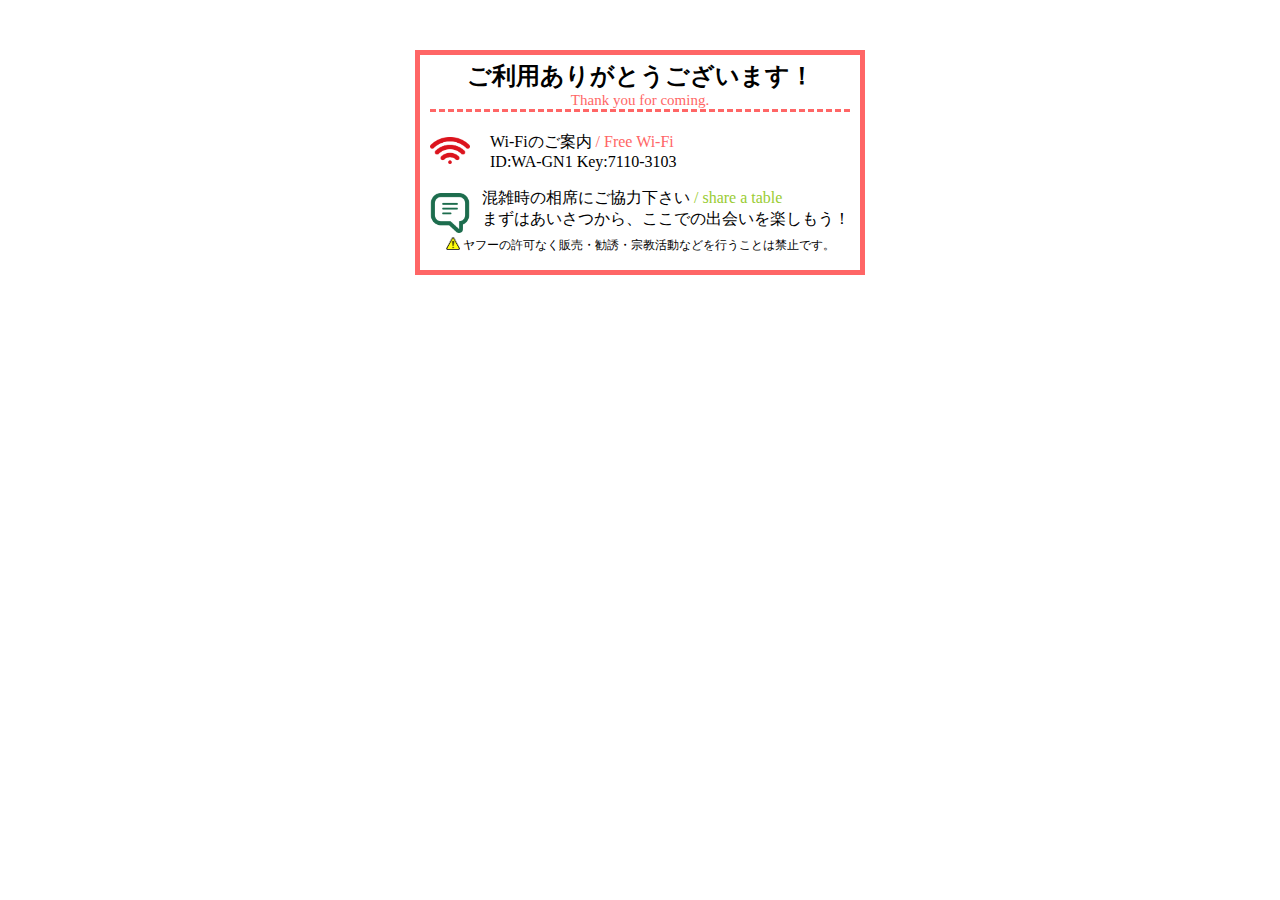
<file: 20171021/index.html>
<!DOCTYPE html>
<html>
<head>
  <meta charset="utf-8">
  <title>ご確認ください</title>
  <link rel="stylesheet" href="style.css">
</head>
<body>
  <div class="box">
    
    <div class="title">
      <h1 class="title-headline">ご利用ありがとうございます！</h1>
      <p class="title-sabline">Thank you for coming.</p>
    </div>

    <div class="wifi">
      <img src="wifi.png" class="wifi-icon">
      <div class="wifi-text">
        <p>Wi-Fiのご案内 <span class="wifi-text-red">/ Free Wi-Fi</span></p>
        <p>ID:WA-GN1 Key:7110-3103</p>
      </div>
    </div>

    <div class="comment">
      <img src="comment.png" class="comment-icon">
      <div class="comment-text">
        <p>混雑時の相席にご協力下さい <span class="comment-text-green">/ share a table</span></p>
        <p>まずはあいさつから、ここでの出会いを楽しもう！</p>
      </div>
    </div>

    <p class="warning">
      <img src="warning.gif" class="warning-icon">
      ヤフーの許可なく販売・勧誘・宗教活動などを行うことは禁止です。
    </p>

  </div>
</body>
</html>
</file>
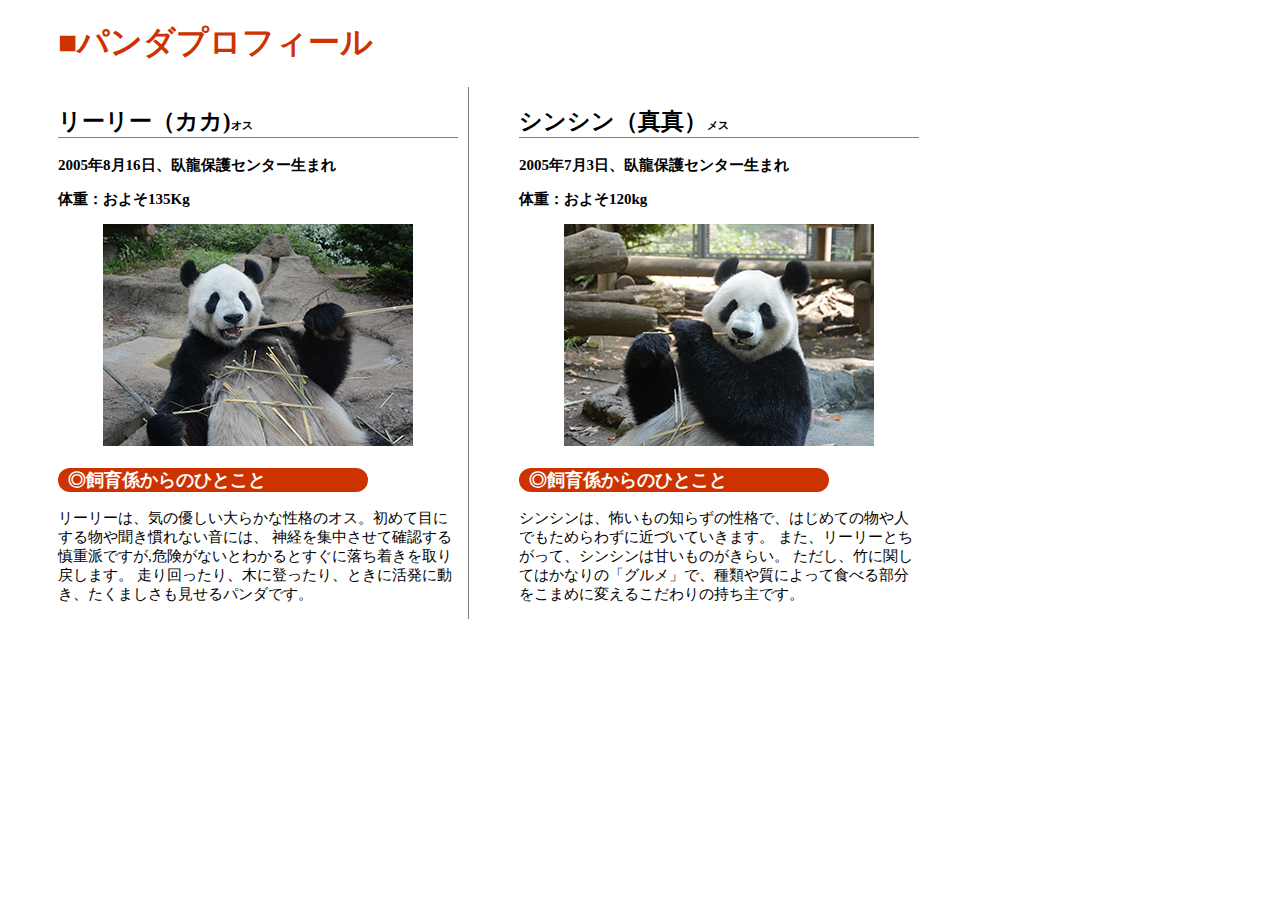
<file: 20171022/index.html>
<!DOCTYPE html>
<html>
  <head>
    <meta charset="utf-8">
    <meta name="viewport" content="width=device-width, initial-scale=1.0">
    <meta http-equiv="X-UA-Compatible" content="ie=edge">
    <link rel="stylesheet" href="style.css">
    <title></title>
  </head>
  <body>
    <h1 class="title">■パンダプロフィール</h1>
    <div class="riri-profile">
      <h2 class="name-riri">
        リーリー（カカ)<span class="gender">オス</span>
      </h2>

      <div class="info-riri">
        <p>2005年8月16日、臥龍保護センター生まれ</p>
        <p>体重：およそ135Kg</p>
      </div>

      <p class="image-riri">
        <img src="ri-ri.jpg" alt="">
      </p>

      <h3 class="comment-riri">◎飼育係からのひとこと</h3>
      <p>リーリーは、気の優しい大らかな性格のオス。初めて目にする物や聞き慣れない音には、
      神経を集中させて確認する慎重派ですが,危険がないとわかるとすぐに落ち着きを取り戻します。
      走り回ったり、木に登ったり、ときに活発に動き、たくましさも見せるパンダです。</p>
    </div>

    <div class="shinshin-profile">
      <h2 class="name-shinshin">
        シンシン（真真）<span class="gender">メス</span>
      </h2>

      <div class="info-shinshin">
        <p>2005年7月3日、臥龍保護センター生まれ</p>
        <p>体重：およそ120kg</p>
      </div>

      <p class="image-shinshin">
        <img src="shinshin.jpg" alt="">
      </p>

      <h3 class="comment-shinshin">◎飼育係からのひとこと</h3>
      <p>
        シンシンは、怖いもの知らずの性格で、はじめての物や人でもためらわずに近づいていきます。
        また、リーリーとちがって、シンシンは甘いものがきらい。
        ただし、竹に関してはかなりの「グルメ」で、種類や質によって食べる部分をこまめに変えるこだわりの持ち主です。
      </p>
    </div>
  </body>
</html>
</file>
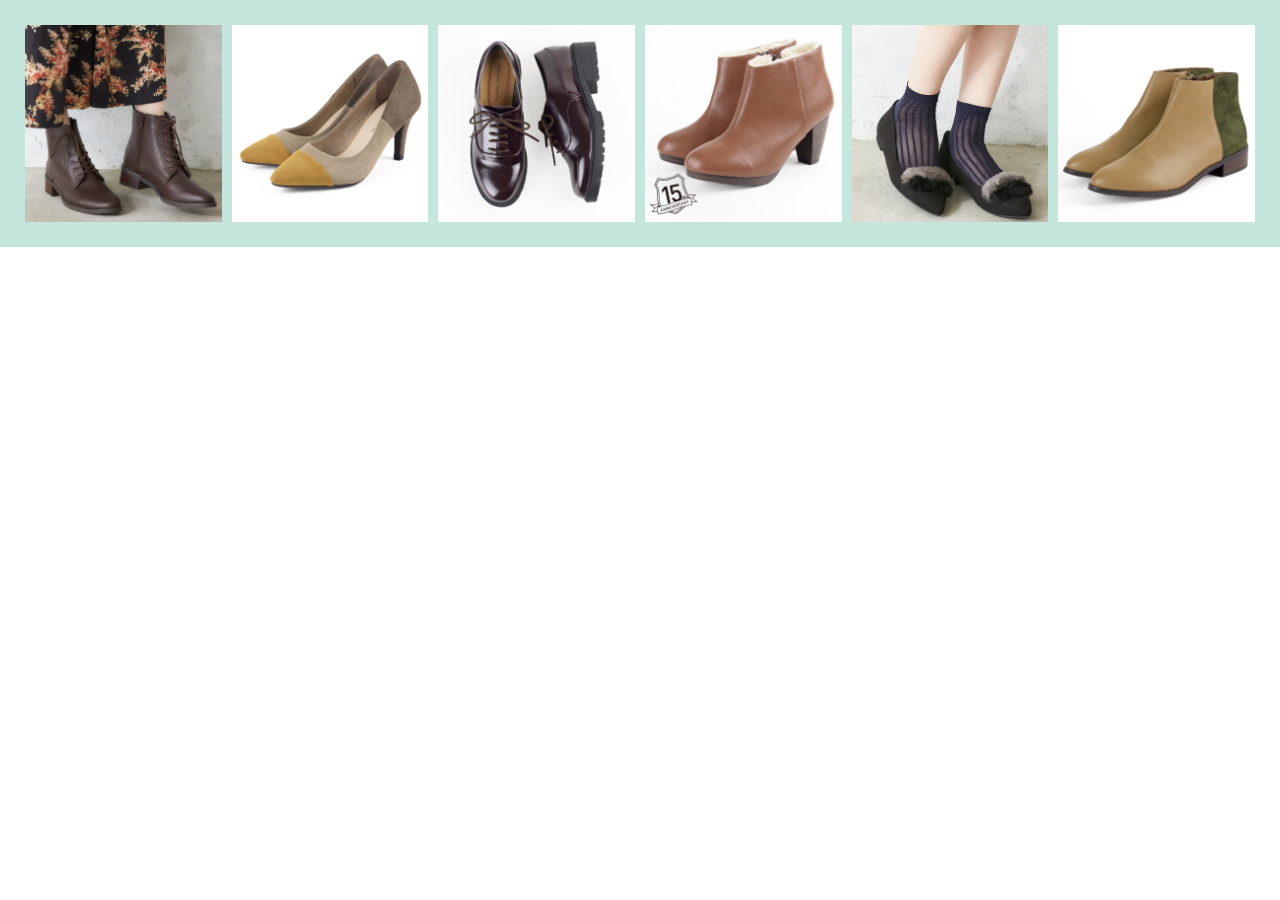
<file: 20171111/index.html>
<!DOCTYPE html>
<html>
  <head>
    <meta charset="utf-8">
    <title></title>
    <link rel="stylesheet" href="index.css">
  </head>
  <body>

    <ul class="items">
      <li class="item">
        <a href="http://ec.wa-jp.com/category/ORIENTALTRAFFIC/7405.html" target="_blank">
          <img src="images/item1.jpg" alt="">
        </a>
      </li>
      <li class="item">
        <a href="http://ec.wa-jp.com/category/ORIENTALTRAFFIC/7318.html" target="_blank">
          <img src="images/item2.jpg" alt="">
        </a>
      </li>
      <li class="item">
        <a href="http://ec.wa-jp.com/category/ORIENTALTRAFFIC/7329.html" target="_blank">
          <img src="images/item3.jpg" alt="">
        </a>
      </li>
      <li class="item">
        <a href="http://ec.wa-jp.com/category/ORIENTALTRAFFIC/7460.html" target="_blank">
          <img src="images/item4.jpg" alt="">
        </a>
      </li>
      <li class="item">
        <a href="http://ec.wa-jp.com/category/ORIENTALTRAFFIC/7320.html" target="_blank">
          <img src="images/item5.jpg" alt="">
        </a>
      </li>
      <li class="item">
        <a href="http://ec.wa-jp.com/category/ORIENTALTRAFFIC/7413.html" target="_blank">
          <img src="images/item6.jpg" alt="">
        </a>
      </li>
    </ul>

  </body>
</html>
</file>
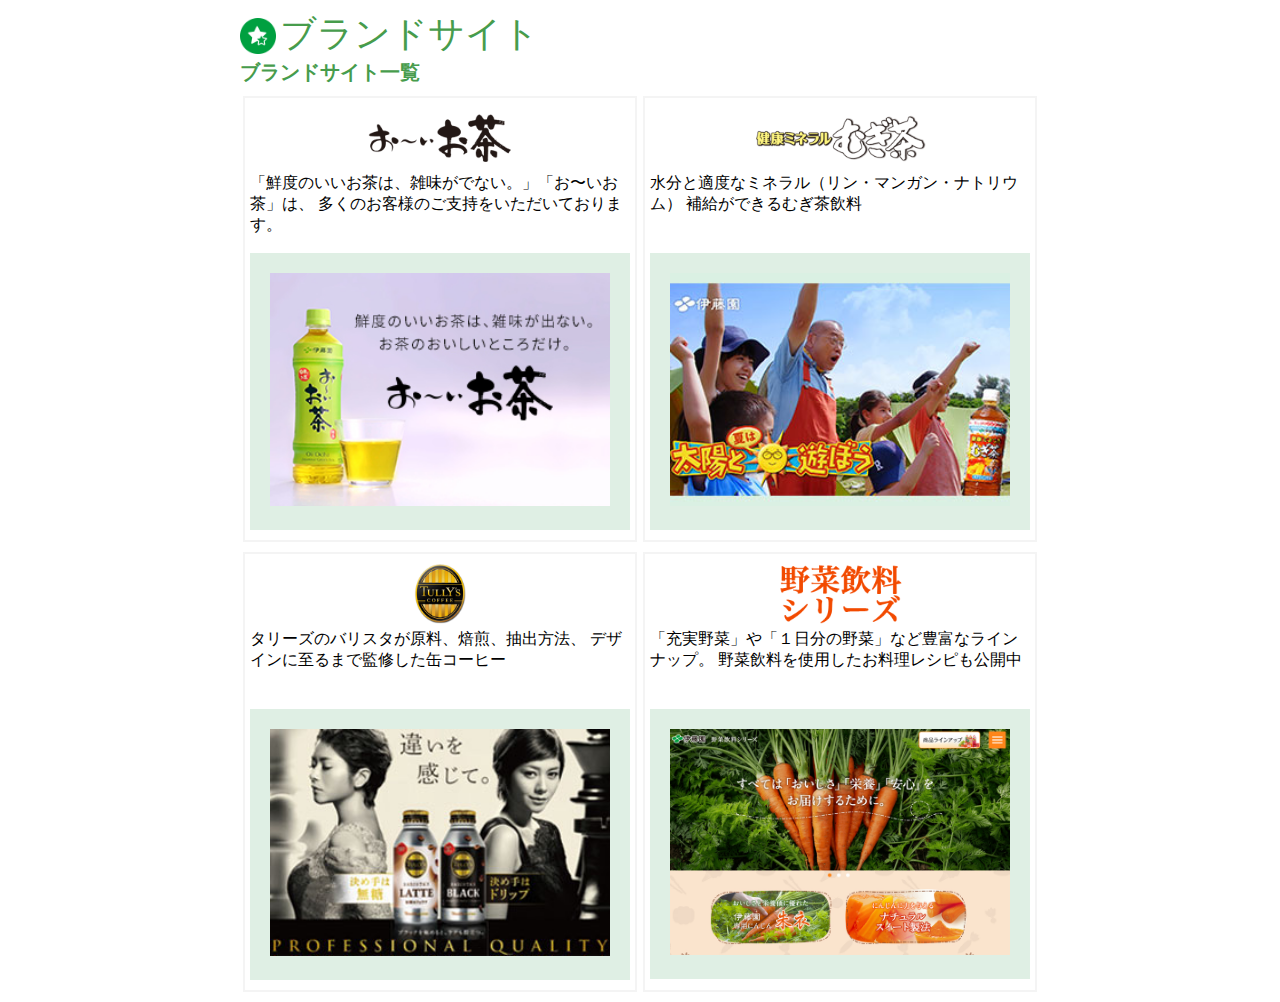
<file: itoen/index.html>
<!DOCTYPE html>
<html>
  <head>
    <meta charset="utf-8">
    <title></title>
    <link rel="stylesheet" href="style.css">
  </head>
  <body>
    <div class="brand">
      <h1 class="brand_title">ブランドサイト</h1>
      <h2 class="brand_subtitle">ブランドサイト一覧</h2>
      <ul class="brand_list">
        <li class="brand_item">
          <h3 class="brand_logo_box">
            <img class="brand_logo" src="images/ocha_logo.png" alt="お〜いお茶">
          </h3>
          <p>
            「鮮度のいいお茶は、雑味がでない。」「お〜いお茶」は、
            多くのお客様のご支持をいただいております。
          </p>
          <div class="brand_image_box">
            <img class="brand_image" src="images/oiocha_thum.jpg" alt="">
          </div>
        </li>

        <li class="brand_item">
          <h3 class="brand_logo_box">
            <img class="brand_logo" src="images/mugicha_logo.png" alt="健康ミネラル麦茶">
          </h3>
          <p>
            水分と適度なミネラル（リン・マンガン・ナトリウム）
            補給ができるむぎ茶飲料
          </p>
          <div class="brand_image_box">
            <img class="brand_image" src="images/mugicha_thum.jpg" alt="">
          </div>
        </li>

        <li class="brand_item">
          <h3 class="brand_logo_box">
            <img class="brand_logo" src="images/tullys_logo.png" alt="TULLY'S COFFEE">
          </h3>
          <p>
            タリーズのバリスタが原料、焙煎、抽出方法、
            デザインに至るまで監修した缶コーヒー
          </p>
          <div class="brand_image_box">
            <img class="brand_image" src="images/tullys_thum.jpg" alt="">
          </div>
        </li>

        <li class="brand_item">
          <h3 class="brand_logo_box">
            <img class="brand_logo" src="images/yasai_logo.png" alt="野菜飲料シリーズ">
          </h3>
          <p>
            「充実野菜」や「１日分の野菜」など豊富なラインナップ。
            野菜飲料を使用したお料理レシピも公開中
          </p>
          <div class="brand_image_box">
            <img class="brand_image" src="images/yasai_thum.jpg" alt="">
          </div>
        </li>
      </ul>
    </div>
  </body>
</html>
</file>
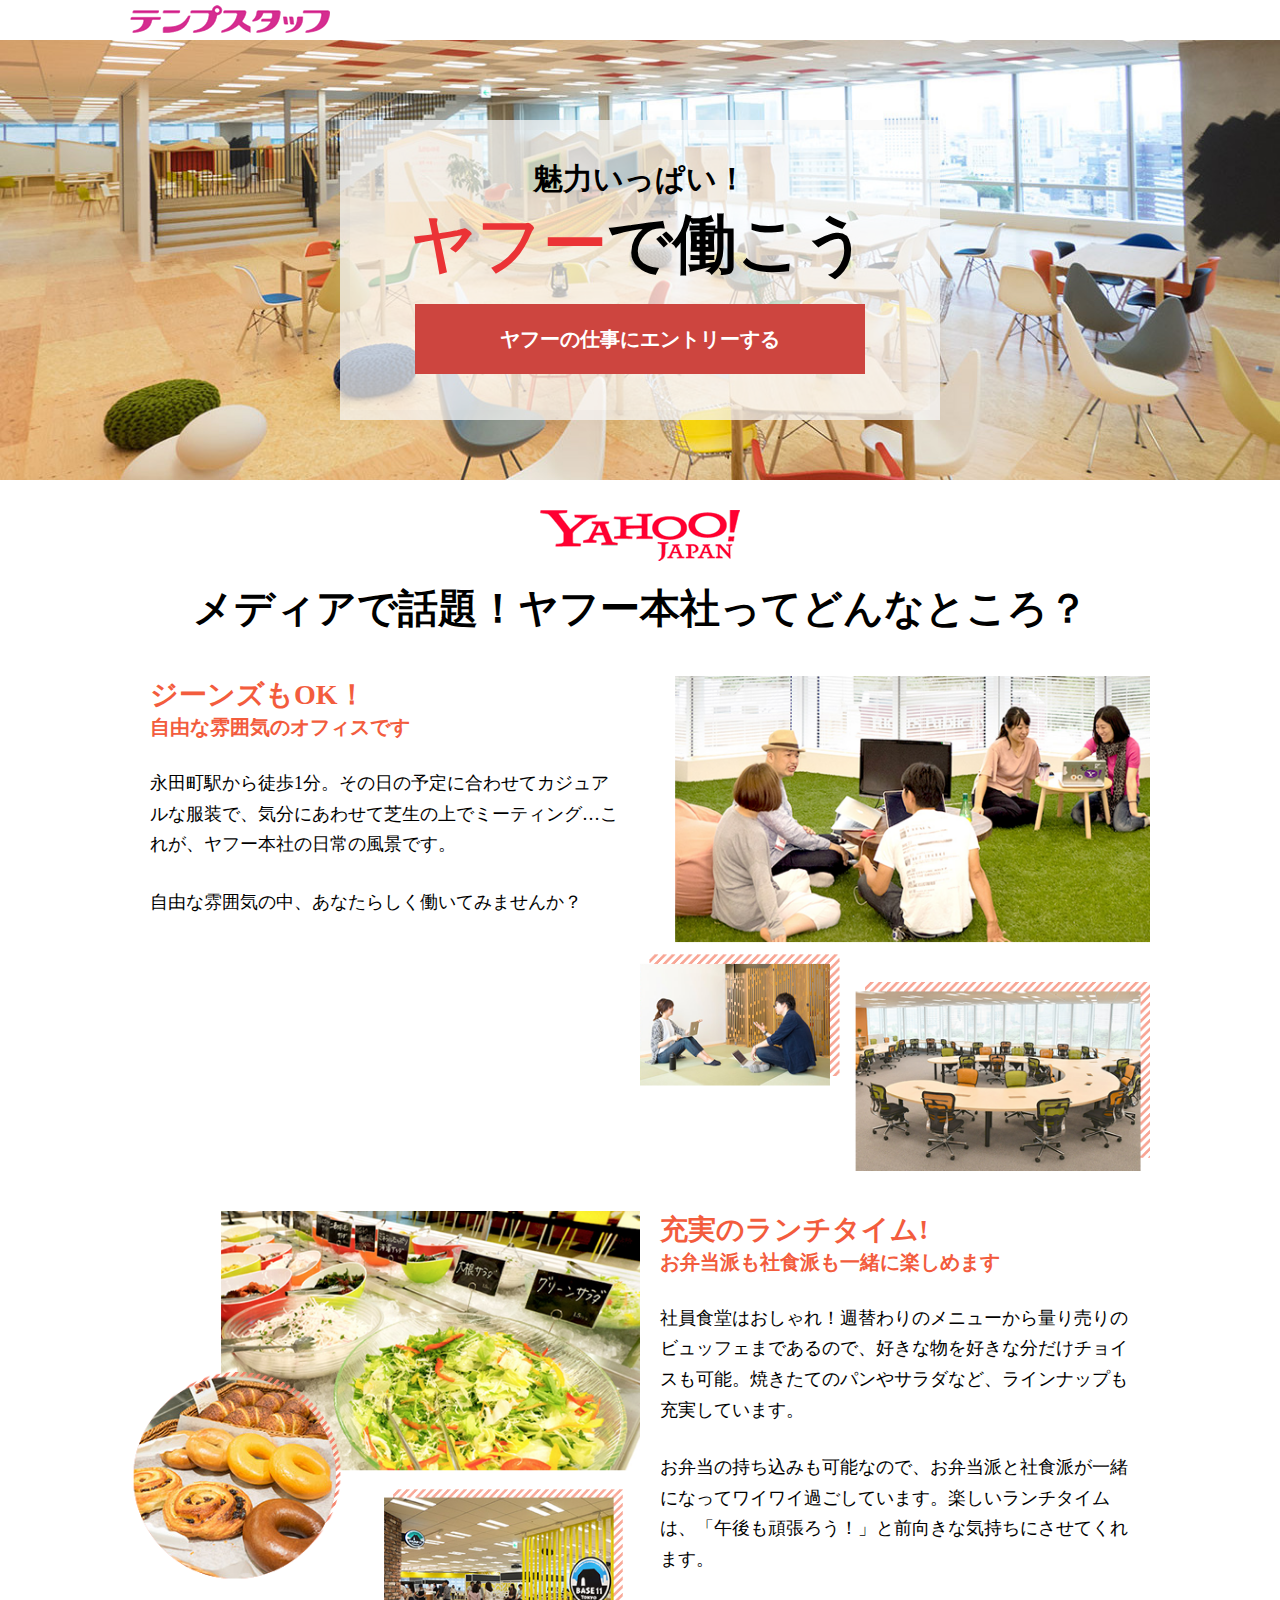
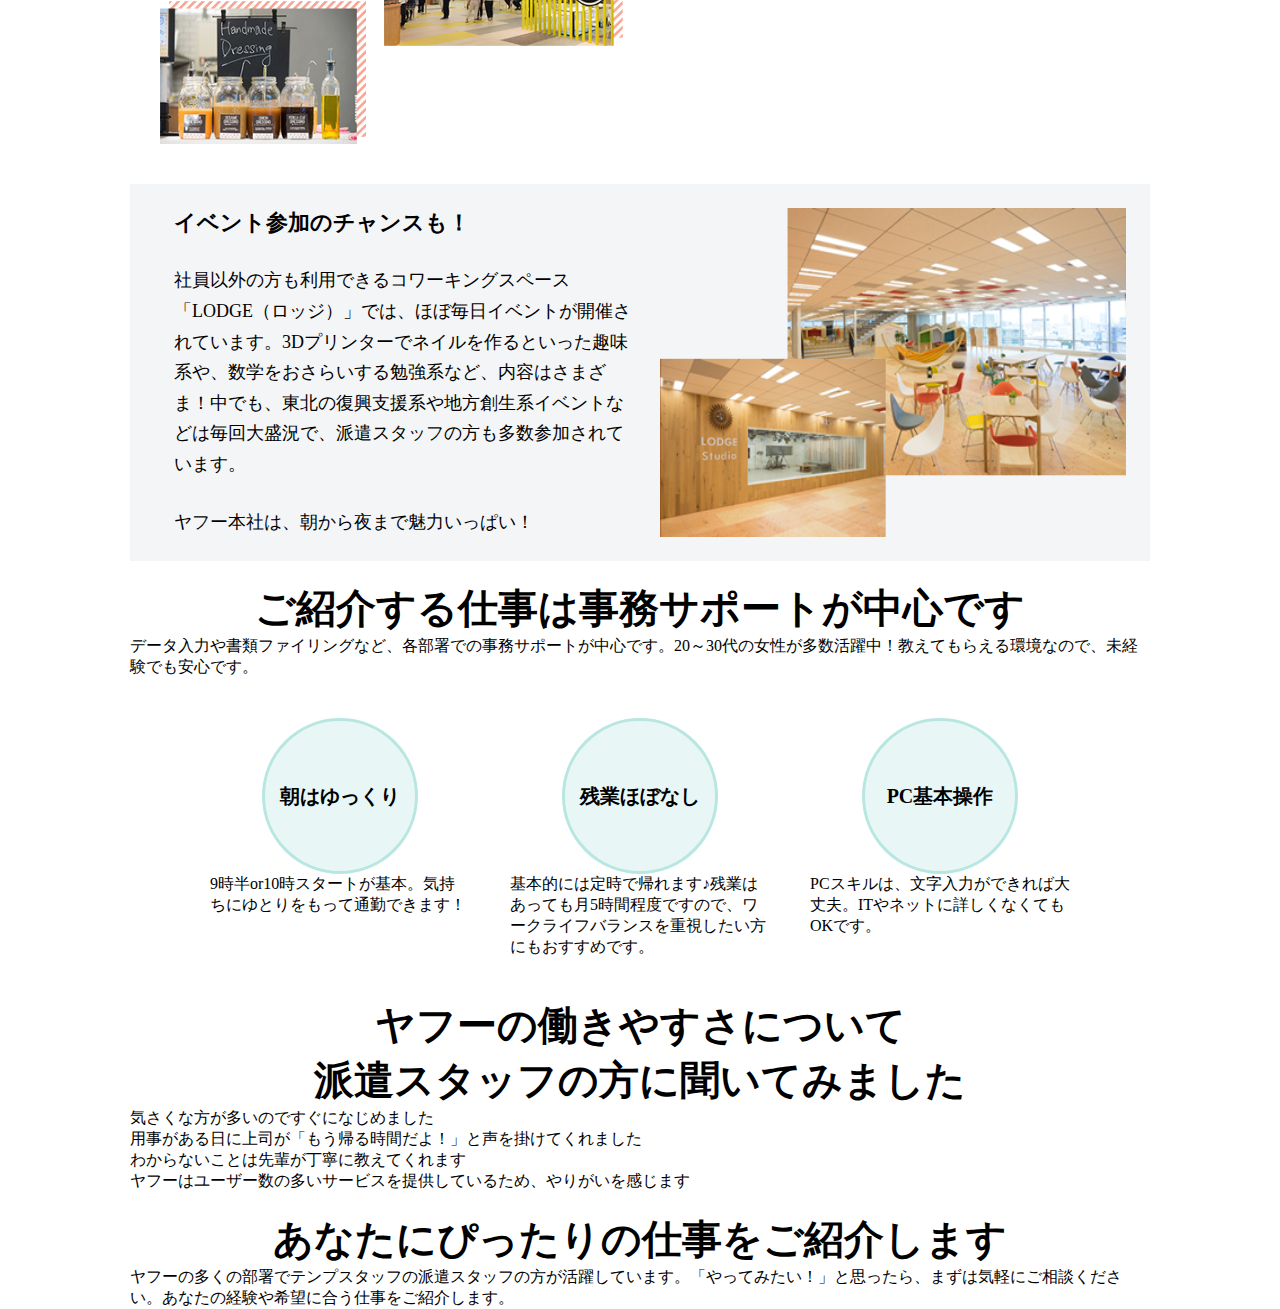
<file: temp_LP/index.html>
<!DOCTYPE html>
<html lang="ja">
<head>
  <meta charset="UTF-8">
  <meta name="viewport" content="width=device-width, initial-scale=1.0">
  <meta http-equiv="X-UA-Compatible" content="ie=edge">
  <title>Document</title>
  <link rel="stylesheet" href="style.css">
</head>
<body>
  <header>
    <div class="elTemp">
      <a href="https://www.tempstaff.co.jp/personal/" target="_blank">
        <img class="elTempLogo" src="images/header_logo.png" alt="">
      </a>
    </div>
    <div class="elHeader">
      <div class="elHeaderContent">
        <h1 class="elHeaderTexts">
          <span class="elHeaderText1">魅力いっぱい！</span><br>
          <span class="elHeaderText2">ヤフー</span>で働こう
        </h1>
        <p class="elEntryButton">
          <a class="elEntryButtonLink" href="https://touroku.tempstaff.co.jp/yoyaku/YP0090V01_YoyakuCalendar.html?scKey=ac0711a6faf817cc3c891af8a52129df38b1bb22501fa4ddbabb3694f8ae642f6ab0b0886c9418d5b8cc456e5e1f96202b5fd15e39fa1825531569799305049b15dec84b5563dcc90e438cb0a19e2d39&token=9b07283e-68b5-4d71-9b9c-2190bee6b165" target="_blank">ヤフーの仕事にエントリーする</a>
        </p>
      </div>
    </div>
  </header>

  <main class="elMain">
    <div class="elIntroductions">
      <img class="elYahooLogo" src="images/yahoo_logo.png" alt="">
      <h2 class="elHeadline">メディアで話題！ヤフー本社ってどんなところ？</h2>

      <div class="elOfficeIntroduction">
        <div class="elIntroductionTexts">
          <h3 class="elOfficeIntroductionTitle">ジーンズもOK！</h3>
          <h4 class="elOfficeIntroductionSubTitle">自由な雰囲気のオフィスです</h4>
          <p class="elIntroductionText">永田町駅から徒歩1分。その日の予定に合わせてカジュアルな服装で、気分にあわせて芝生の上でミーティング…これが、ヤフー本社の日常の風景です。</p>
          <p class="elIntroductionText">自由な雰囲気の中、あなたらしく働いてみませんか？</p>
        </div>
        <img class="elIntroductionImage" src="images/office_img_01.png" alt="">
      </div>

      <div class="elOfficeIntroduction">
        <img class="elIntroductionImage" src="images/office_img_02.png" alt="">
        <div class="elIntroductionTexts">
          <h3 class="elOfficeIntroductionTitle">充実のランチタイム!</h3>
          <h4 class="elOfficeIntroductionSubTitle">お弁当派も社食派も一緒に楽しめます</h4>
          <p class="elIntroductionText">社員食堂はおしゃれ！週替わりのメニューから量り売りのビュッフェまであるので、好きな物を好きな分だけチョイスも可能。焼きたてのパンやサラダなど、ラインナップも充実しています。</p>
          <p class="elIntroductionText">お弁当の持ち込みも可能なので、お弁当派と社食派が一緒になってワイワイ過ごしています。楽しいランチタイムは、「午後も頑張ろう！」と前向きな気持ちにさせてくれます。</p>
        </div>
      </div>

      <div class="elOfficeIntroduction elEvent">
        <div class="elIntroductionTexts">
          <h3 class="elEventTitle">イベント参加のチャンスも！</h3>
          <p class="elIntroductionText">社員以外の方も利用できるコワーキングスペース「LODGE（ロッジ）」では、ほぼ毎日イベントが開催されています。3Dプリンターでネイルを作るといった趣味系や、数学をおさらいする勉強系など、内容はさまざま！中でも、東北の復興支援系や地方創生系イベントなどは毎回大盛況で、派遣スタッフの方も多数参加されています。</p>
          <p class="elIntroductionText">ヤフー本社は、朝から夜まで魅力いっぱい！</p>
        </div>
        <img class="elIntroductionImage" src="images/office_img_03.png" alt="">
      </div>
    </div>

    <div class="elJobIntroduction">
      <h2 class="elHeadline">ご紹介する仕事は事務サポートが中心です</h2>
      <p>データ入力や書類ファイリングなど、各部署での事務サポートが中心です。20～30代の女性が多数活躍中！教えてもらえる環境なので、未経験でも安心です。</p>
      <div class="elJobItems">
        <div class="elJobItem">
          <p class="elJobItemTitle">朝はゆっくり</p>
          <p>9時半or10時スタートが基本。気持ちにゆとりをもって通勤できます！</p>
        </div>
        <div class="elJobItem">
          <p class="elJobItemTitle">残業ほぼなし</p>
          <p>基本的には定時で帰れます♪残業はあっても月5時間程度ですので、ワークライフバランスを重視したい方にもおすすめです。</p>
        </div>
        <div class="elJobItem">
          <p class="elJobItemTitle">PC基本操作</p>
          <p>PCスキルは、文字入力ができれば大丈夫。ITやネットに詳しくなくてもOKです。</p>
        </div>
      </div>

    </div>

    <div class="elWorkersEnv">
      <h2 class="elHeadline">ヤフーの働きやすさについて<br>派遣スタッフの方に聞いてみました</h2>
      <p>気さくな方が多いのですぐになじめました</p>
      <p>用事がある日に上司が「もう帰る時間だよ！」と声を掛けてくれました</p>
      <p>わからないことは先輩が丁寧に教えてくれます</p>
      <p>ヤフーはユーザー数の多いサービスを提供しているため、やりがいを感じます</p>
    </div>

    <div class="elIntroduceJob">
      <h2 class="elHeadline">あなたにぴったりの仕事をご紹介します</h2>
      <p>ヤフーの多くの部署でテンプスタッフの派遣スタッフの方が活躍しています。「やってみたい！」と思ったら、まずは気軽にご相談ください。あなたの経験や希望に合う仕事をご紹介します。</p>
    </div>

  </main>

</body>
</html>
</file>
<file: 20171021/style.css>
* {
  margin: 0;
  padding: 0;
}

.box {
  width: 420px;
  margin: 50px auto;
  padding: 5px 10px 15px 10px;
  border: 5px solid #FF6666;
}

.title {
  border-bottom: dashed #FF6666;
}
.title-headline {
  font-size: 24px;
  text-align: center;
}
.title-sabline {
  color: #FF6666;
  font-size: 15px;
  text-align: center;
}

.wifi {
  margin-top: 20px;
}
.wifi-icon {
  width: 40px;
  margin-top: 5px;
}
.wifi-text {
  width: 360px;
  float: right;
}
.wifi-text-red {
  color: #FF6666;
}

.comment {
  margin-top: 20px;
  clear: both;
}
.comment-icon {
  width: 40px;
  margin-top: 5px;
}
.comment-text {
  float: right;
}
.comment-text-green {
  color: #99CC33;
}

.warning {
  font-size: 12px;
  text-align: center;
}
.warning-icon {
  width: 14px;
}
</file>
<file: 20171022/style.css>
.title{
  color: #CC3300;
  font-weight: bold;
  padding-left: 50px
}

.riri-profile{
  width: 400px;
  font-size: 15px;
  float: left;
  padding: 0px 10px 0px 50px;
}
.name-riri{
  border-bottom:1px solid gray
}
.info-riri{
  font-weight: bold;
}
.image-riri{
  text-align: center;
}
.comment-riri{
  background-color:#CC3300;
  border-radius: 20px;
  padding-left: 10px;
  color: #FFFFFF;
  width: 300px
}

.shinshin-profile{
  width: 400px;
  font-size: 15px;
  float: left;
  padding: 0px 20px 0px 50px;
  border-left: 1px solid gray
}
.name-shinshin{
  border-bottom:1px solid gray;
}
.info-shinshin{
  font-weight: bold;
}
.image-shinshin{
  text-align: center;
}
.comment-shinshin{
  background-color: #CC3300;
  border-radius: 20px;
  padding-left: 10px;
  color: #FFFFFF;
  width: 300px;
}

.gender{
  font-size:50%
}
</file>
<file: 20171111/index.css>
* {
  margin: 0;
  padding: 0;
  box-sizing: border-box;
}

.items {
  padding: 20px;
  /* 「CSS flex」等で検索*/
  display: flex;
  flex-wrap: wrap;
  list-style-type: none;
  background-color: #c5e6dd;
}

.item{
  width: calc(100% / 6);
  padding: 5px;
}

.item img {
  width: 100%;
  display: block;
}

/* 「メディアクエリー CSS」等で検索 */
@media screen and (max-width: 800px) {
  .item {
    width: calc(100% / 3);
  }
}
</file>
<file: itoen/style.css>
* {
  margin: 0;
  padding: 0;
}

p {
  min-height: 80px;
}

.brand{
  width: 800px;
  margin: 10px auto;
}

.brand_title{
  color: #479c4c;
  font-size: 36px;
  font-weight: normal;
  padding-left: 40px;
  background-image: url(images/title_icon.gif);
  background-repeat: no-repeat;
  background-size: 36px;
  background-position: 0 8px;
}

.brand_subtitle{
  color: #479c4c;
  font-size: 20px;
  /*border-bottom: 2px solid #479c4c;*/

}

.brand_list{
  width: 800px;
  list-style: none;
  display: flex;
  flex-wrap: wrap;
  justify-content: space-around;
}

.brand_item{
  width: 380px;
  background-color: #fff;
  border: 2px solid #f4f4f4;
  margin-top: 10px;
  padding: 10px 5px;
}

.brand_logo_box{
  text-align: center;
}

.brand_logo{
  width: 180px;
}

.brand_image_box{
  text-align: center;
  background-color: #dfefe4;
  padding: 20px;
}

.brand_image{
  width: 100%;
}
</file>
<file: temp_LP/style.css>
* {
  margin: 0;
  padding: 0;
}

.elTemp {
  width: 1020px;
  margin: 0 auto;
  height: 40px;

}

.elTempLogo {
  margin-top: 5px;
}

.elTempLogo:hover {
  opacity: 0.9;
}

.elHeader {
  width: 100%;
  padding-top: 80px;
  height: 360px;
  background-image: url(images/background.jpg);
  background-size: cover;
  background-position: center;
}

.elHeaderContent {
  width: 580px;
  margin: 0 auto;
  height: 280px;
  background-color: rgba(255,255,255,0.7);
  text-align: center;
  border: 10px solid rgba(200,200,200,0.1);

}
.elHeaderTexts {
  line-height: 1.2;
  font-size: 64px;
}

.elHeaderText1 {
  font-size: 30px;
}

.elHeaderText2 {
  color: #eb3335;
}

.elEntryButton {
  width: 450px;
  height: 70px;
  background-color: #cd453f;
  text-align: center;
  line-height: 70px;
  margin: 20px auto 0;
}

.elEntryButton:hover {
  opacity: 0.9;
}

.elEntryButtonLink {
  color: #fff;
  font-size: 20px;
  font-weight: bold;
  display: block;
  text-decoration: none;
}

.elMain {
  width: 1020px;
  /*background-color: #dadada;*/
  margin: 30px auto 0;
}

.elYahooLogo {
  margin: 0 auto;
  display: block;
}

.elHeadline {
  font-size: 40px;
  text-align: center;
  margin-top: 20px;
}

.elOfficeIntroduction {
  display: flex;
  margin-top: 40px;
}

.elOfficeIntroductionTitle {
  font-size: 28px;
  color: #f35c3d;
}

.elOfficeIntroductionSubTitle {
  font-size: 20px;
  color: #f35c3d;
}

.elIntroductionImage {
  width: 50%;
}

.elIntroductionTexts {
  width: 50%;
  padding: 0 20px;
}

.elIntroductionText {
  font-size: 18px;
  margin-top: 27px;
  line-height: 1.7;
}

.elEvent {
  background-color: #F4F5F6;
  padding: 24px;
}

.elEventTitle {
  font-size: 22px;

}

.elJobItems {
  display: flex;
  width: 900px;
  margin: 20px auto 0;
}

.elJobItem {
  width: calc(100% / 3);
  padding: 20px;
}

.elJobItemTitle {
  margin: 0 auto;
  text-align: center;
  line-height: 150px;
  height: 150px;
  width: 150px;
  border-radius: 50%;
  background-color: #E8F7F5;
  border: 3px solid #B8E6E1;
  font-size: 20PX;
  font-weight: bold;
}
</file>
